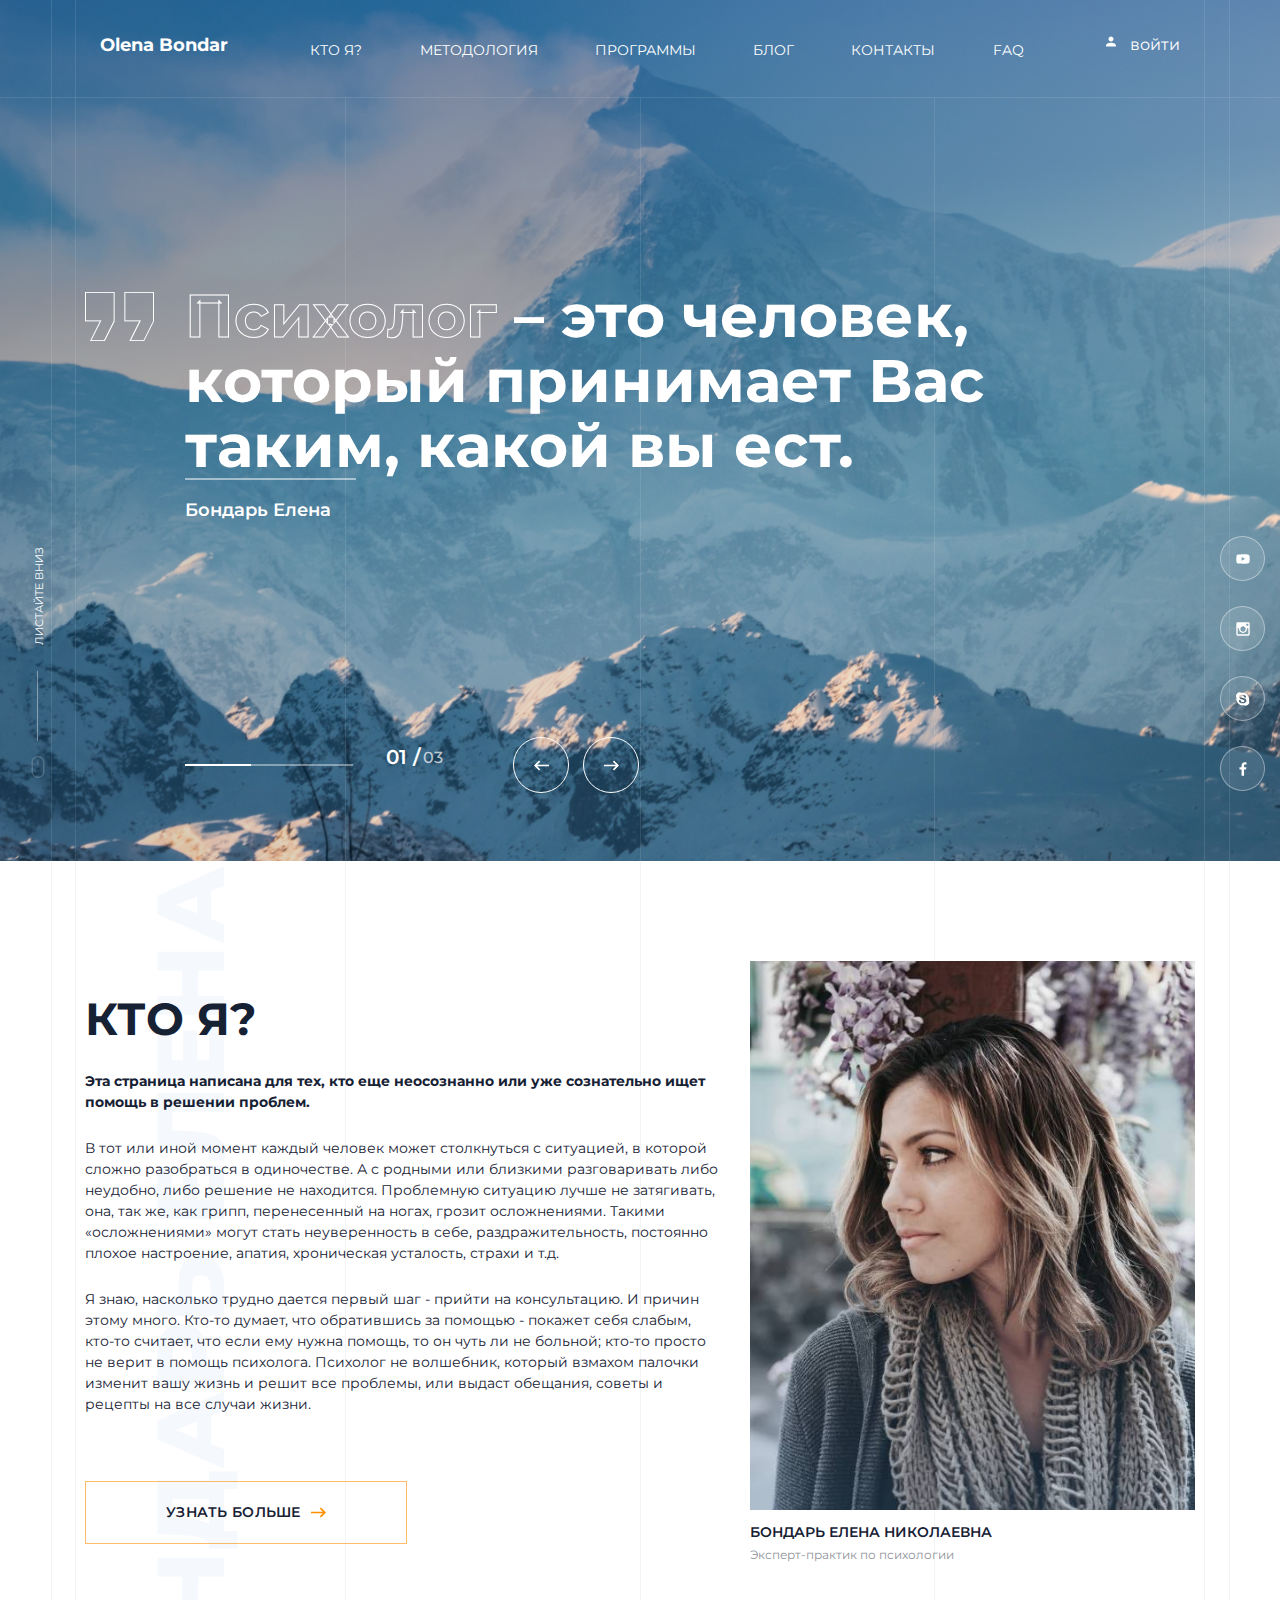
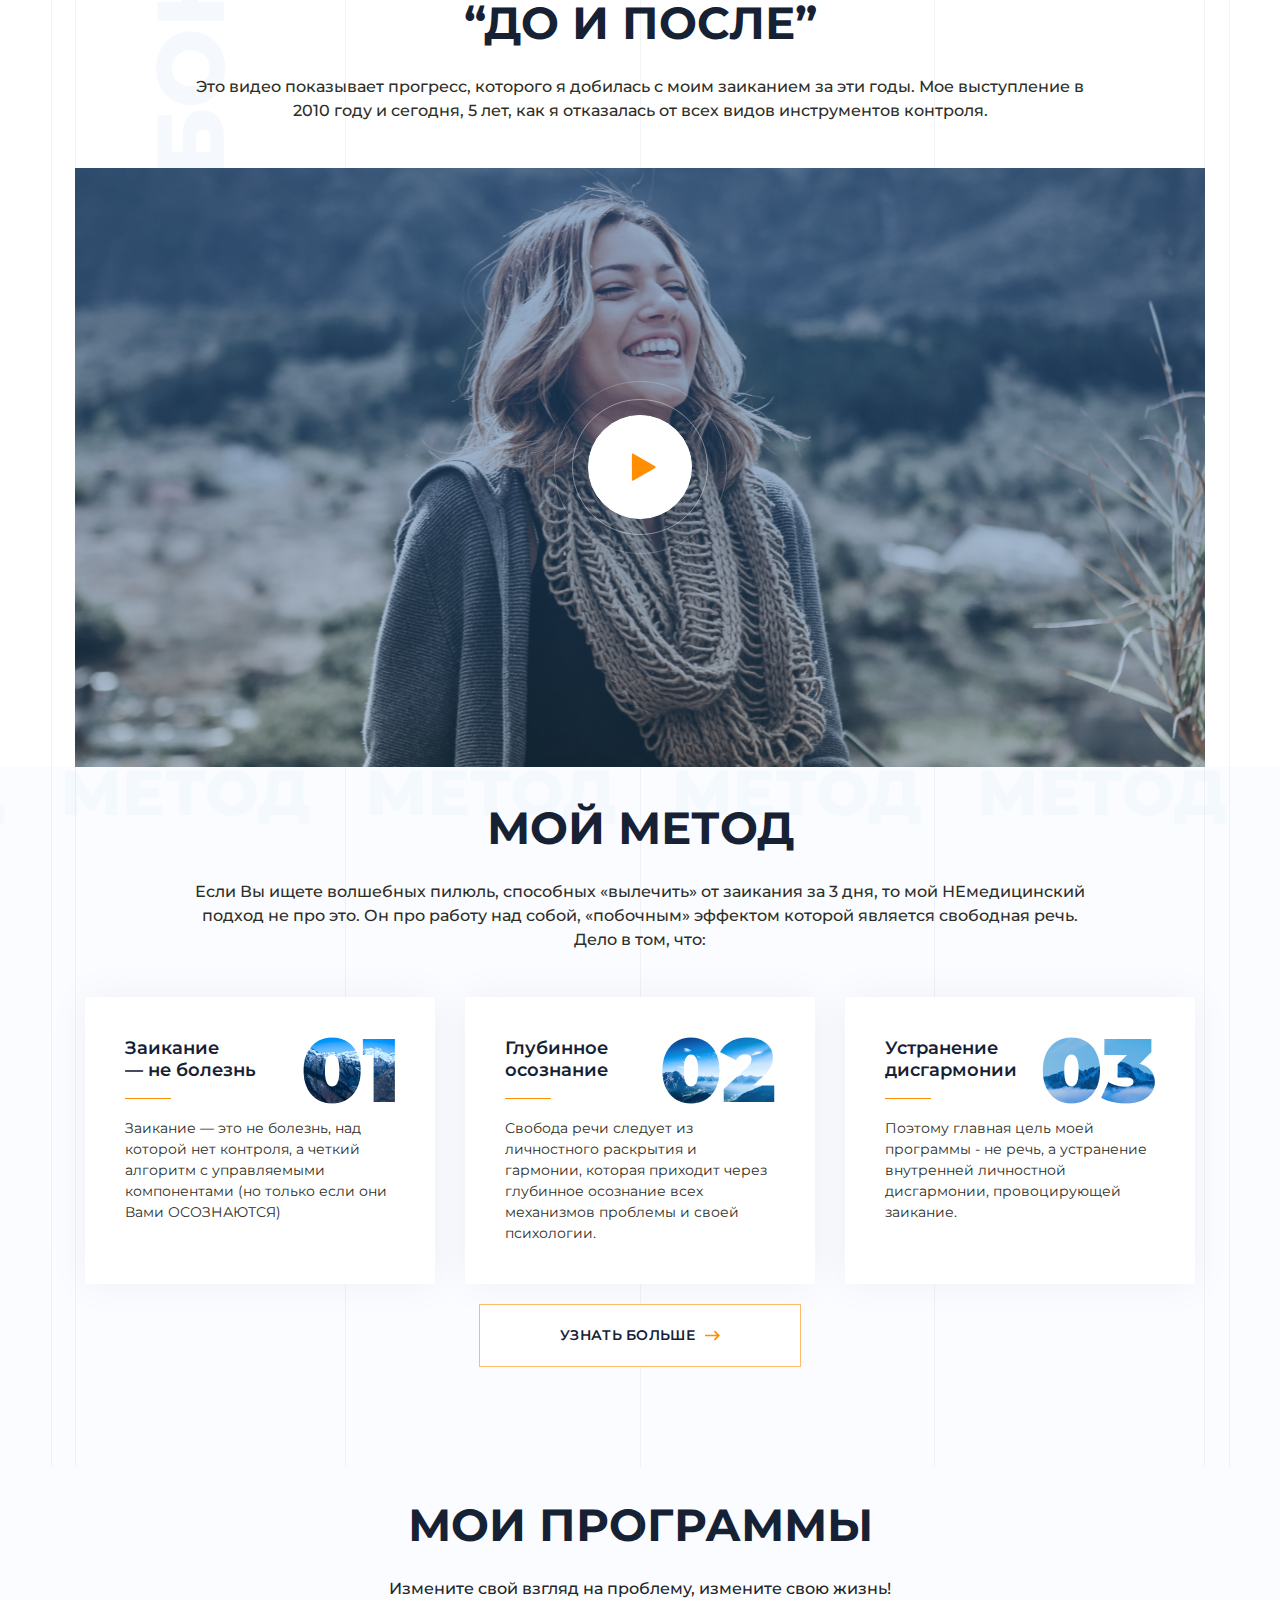
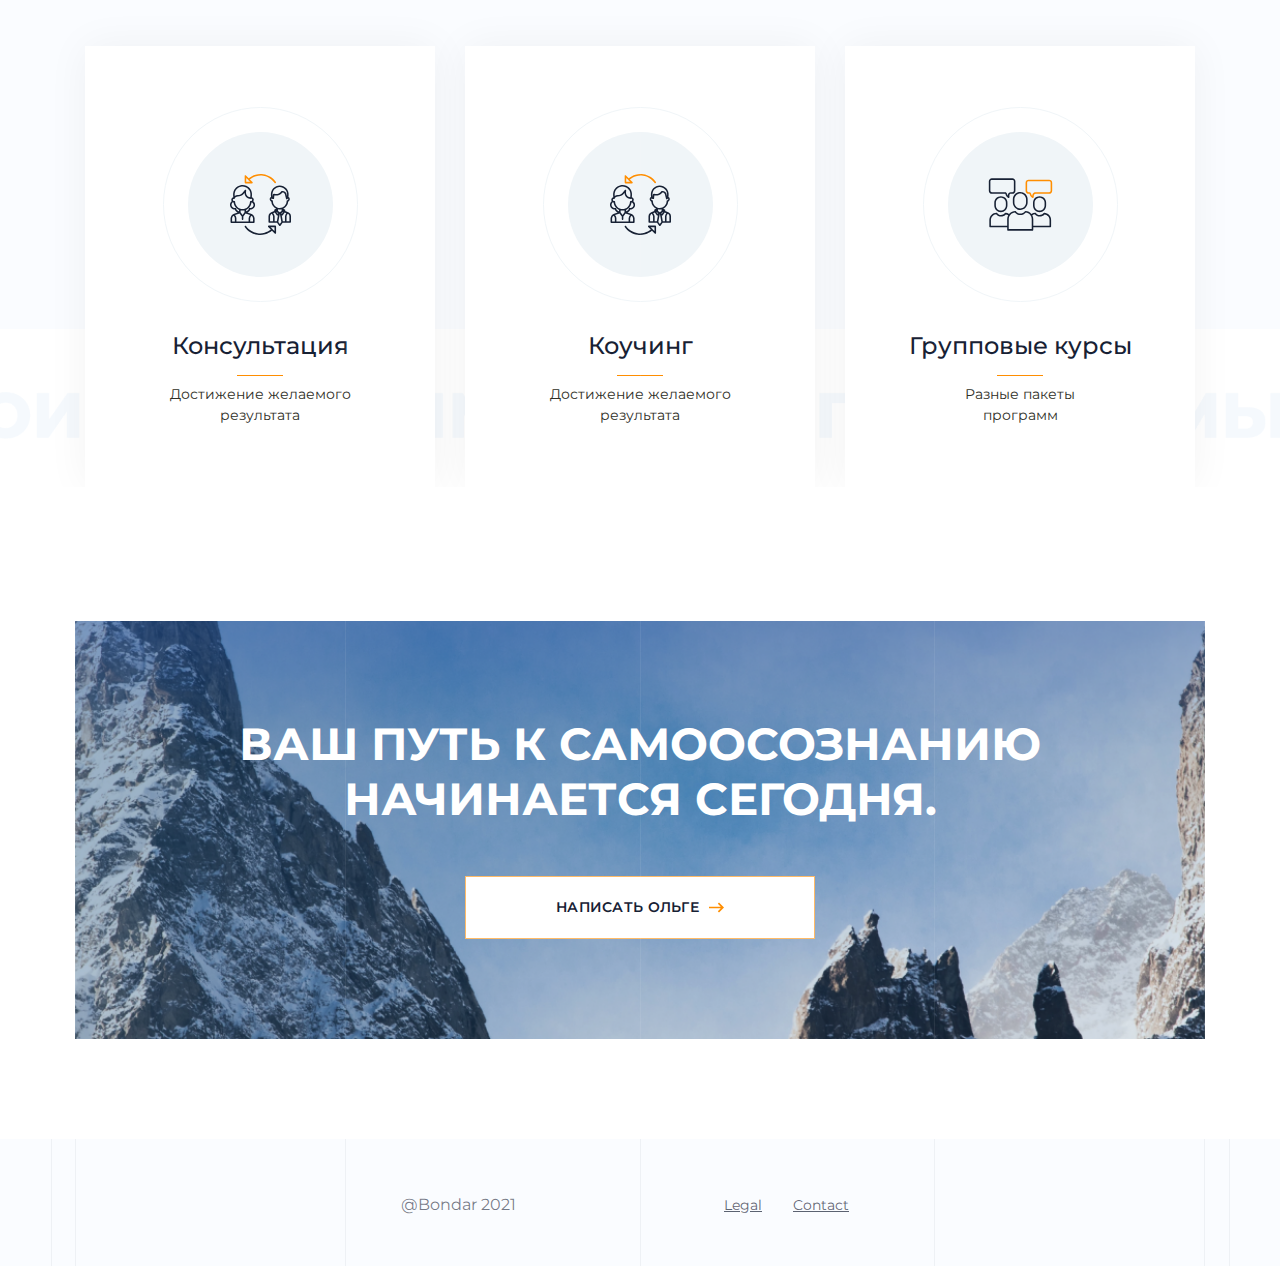
<file: index.html>
<!DOCTYPE html>
<html lang="en" xmlns="http://www.w3.org/1999/html">
<head>
    <meta charset="UTF-8">
    <title>Psychologist</title>
    <meta name="viewport" content="width=device-width,initial-scale=1,shrink-to-fit=no">

    <link rel="stylesheet" href="css/bootstrap-grid.css">
    <link rel="stylesheet" href="css/bootstrap-reboot.css">
    <link rel="stylesheet" href="css/bootstrap.css">
    <link rel="preconnect" href="https://fonts.googleapis.com">
    <link rel="preconnect" href="https://fonts.gstatic.com" crossorigin>
    <link href="https://fonts.googleapis.com/css2?family=Montserrat:wght@400;500;600;700;800&display=swap"
          rel="stylesheet">
    <link rel="stylesheet" href="css/style.css">
    <link rel="stylesheet" href="css/style_media.css">
</head>
<body>
<div>
    <div class="social social_fixed">
        <a class="social-btn whoI__social-btn" href="#">Ютуб
            <img class="social-img" src="image/whoI/YouTube.svg" alt="Ютуб"></a>
        <a class="social-btn whoI__social-btn" href="#">Інстаграм
            <img class="social-img" src="image/whoI/instagram.svg" alt="Інстаграм"></a>
        <a class="social-btn whoI__social-btn" href="#">Скайп
            <img class="social-img" src="image/whoI/skype.svg" alt="Скайп"></a>
        <a class="social-btn whoI__social-btn" href="#">Фейсбук
            <img class="social-img" src="image/whoI/facebook.svg" alt="Фейсбук"></a>
    </div>
</div>
<section class="wrapper">
    <div class="vertical-line vertical-line__one"></div>
    <div class="vertical-line vertical-line__two"></div>
    <div class="vertical-line vertical-line__three"></div>
    <div class="vertical-line vertical-line__four"></div>

    <header class="header">
        <a href="#" class="header__logo">Olena Bondar</a>

        <div class="header__container container">
            <nav class="menu__body">
                <ul class="menu__list">
                    <li><a href="02_StopMyShutter_about_me.html" class="menu__link">КТО Я?</a></li>
                    <li><a href="#" class="menu__link">методология</a></li>
                    <li><a href="#" class="menu__link">программы</a></li>
                    <li><a href="#" class="menu__link">блог</a></li>
                    <li><a href="#" class="menu__link">контакты</a></li>
                    <li><a href="#" class="menu__link">FAQ</a></li>
                </ul>
            </nav>
        </div>

        <a href="#" class="header-btn">войти</a>

        <div class="menu__icon icon-menu">
            <span></span>
            <span></span>
            <span></span>
        </div>
    </header>
    <div class="quote">
        <div class="vertical-line vertical-line__right"></div>
        <div class="vertical-line vertical-line__center"></div>
        <div class="vertical-line vertical-line__left"></div>

        <div class="quote__scroll_down">
            <p class="quote__scroll_down__text">листайте вниз</p>
            <div class="quote__scroll_down__line">
                <div class="scroll_down__line"></div>
                <img class="scroll_down__img" src="image/quote/mouse.svg" alt="mouse"/>
            </div>
        </div>
        <div class="quote__social social">
            <a class="social-btn quote__social-btn" href="#">Ютуб
                <img class="social-img" src="image/quote/YouTube.svg" alt="Ютуб"></a>
            <a class="social-btn quote__social-btn" href="#">Інстаграм
                <img class="social-img" src="image/quote/instagram.svg" alt="Інстаграм"></a>
            <a class="social-btn quote__social-btn" href="#">Скайп
                <img class="social-img" src="image/quote/skype.svg" alt="Скайп"></a>
            <a class="social-btn quote__social-btn" href="#">Фейсбук
                <img class="social-img" src="image/quote/facebook.svg" alt="Фейсбук"></a>
        </div>

        <div class=" container">
            <div class="quote__content">
                <h2 class="quote__title"><span class="quote__text">Психолог</span> – это человек, который
                    принимает
                    Вас таким, какой вы ест. </h2>
                <p class="quote__title__author">Бондарь Елена</p>
                <div class="quote__buttons round_page_buttons">
                    <div class="round_page_buttons__string">
                        <div class="line"></div>
                        <p class="active_page">01 /<span class="quote__under_title under_title ">03</span></p>
                        <!--                        <p class="quote__under_title under_title ">03</p>-->
                    </div>
                    <div class="round_page_buttons__button">
                        <button class="round_button btn_prev">
                            <svg width="15" height="11" viewBox="0 0 15 11" fill="none"
                                 xmlns="http://www.w3.org/2000/svg">
                                <path d="M15 4.68005V6.32068H3.20312L6.17188 9.32849L5 10.5004L0 5.50037L5 0.500366L6.17188 1.67224L3.20312 4.68005H15Z"
                                      fill="white"/>
                            </svg>
                        </button>
                        <button class="round_button btn_next">
                            <svg width="15" height="11" viewBox="0 0 15 11" fill="none"
                                 xmlns="http://www.w3.org/2000/svg">
                                <path d="M1.02107e-06 6.32056L1.1645e-06 4.67993L11.7969 4.67993L8.82813 1.67212L10 0.500244L15 5.50024L10 10.5002L8.82813 9.32837L11.7969 6.32056L1.02107e-06 6.32056Z"
                                      fill="white"/>
                            </svg>
                        </button>
                    </div>
                </div>
            </div>
        </div>
    </div>
</section>


<section class="whoI">
    <div class="vertical-line vertical-line__one"></div>
    <div class="vertical-line vertical-line__two"></div>
    <div class="vertical-line vertical-line__three"></div>
    <div class="vertical-line vertical-line__four"></div>
    <div class="vertical-line vertical-line__right"></div>
    <div class="vertical-line vertical-line__center"></div>
    <div class="vertical-line vertical-line__left"></div>
    <div class="whoI_container container">
        <div class="row">

            <div class="whoI__photo col-12 col-md-5 order-md-1">
                <img src="image/whoI/photo.jpg" alt="photo"/>
                <p class="initials">Бондарь Елена Николаевна</p>
                <p class="job">Эксперт-практик по психологии</p>
            </div>

            <div class="whoI_info col-12 col-md-7">
                <h3 class="title">Кто я?</h3>
                <p class="whoI_info__text"><b>Эта страница написана для тех, кто еще неосознанно или уже сознательно
                    ищет
                    помощь в решении проблем.</b></p>
                <p class="whoI_info__text">В тот или иной момент каждый человек может столкнуться с ситуацией, в которой
                    сложно разобраться в одиночестве. А с родными или близкими разговаривать либо неудобно, либо решение
                    не
                    находится. Проблемную ситуацию лучше не затягивать, она, так же, как грипп, перенесенный на ногах,
                    грозит осложнениями. Такими «осложнениями» могут стать неуверенность в себе, раздражительность,
                    постоянно плохое настроение, апатия, хроническая усталость, страхи и т.д.</p>
                <p class="whoI_info__text">Я знаю, насколько трудно дается первый шаг - прийти на консультацию. И причин
                    этому много. Кто-то думает, что обратившись за помощью - покажет себя слабым, кто-то считает, что
                    если
                    ему нужна помощь, то он чуть ли не больной; кто-то просто не верит в помощь психолога. Психолог не
                    волшебник, который взмахом палочки изменит вашу жизнь и решит все проблемы, или выдаст обещания,
                    советы
                    и рецепты на все случаи жизни.</p>
                <!--                <div>-->
                <!--                    <a class="btn learn_more__btn" href="#">узнать больше</a>-->
                <!--                </div>-->

                <button class="whoI__button-img button-img">
                    <a class="button-img__text" href="#">узнать больше</a>
                    <img class="button-img__glass-white" src="image/whoI/next.svg" alt="next">
                    <img class="button-img__glass-orange" src="image/quote/next.svg" alt="next">
                </button>
            </div>
        </div>
    </div>
</section>

<section class="progress">
    <div class="vertical-line vertical-line__one"></div>
    <div class="vertical-line vertical-line__two"></div>
    <div class="vertical-line vertical-line__three"></div>
    <div class="vertical-line vertical-line__four"></div>
    <div class="vertical-line vertical-line__right"></div>
    <div class="vertical-line vertical-line__center"></div>
    <div class="vertical-line vertical-line__left"></div>

    <p class="name-psychologist__height biggest_text">Бондарь Елена Николаевна</p>

    <div class="progress__container container">
        <div class="progress__text">
            <h3 class="title">“до и после”</h3>
            <p class="progress__under_title under_title">Это видео показывает прогресс, которого я добилась с моим
                заиканием за эти годы. Мое
                выступление в 2010 году и сегодня, 5 лет, как я отказалась от всех видов инструментов контроля. </p>
        </div>
    </div>
    <div class="progress__player">
        <button class="player_btn round_button">
            <svg class="progress__player-svg" width="25" height="28" viewBox="0 0 25 28" fill="none"
                 xmlns="http://www.w3.org/2000/svg">
                <path d="M24.1016 13.2595C24.7682 13.6444 24.7682 14.6067 24.1016 14.9916L2.38728 27.5283C1.72061 27.9132 0.887278 27.4321 0.887278 26.6623L0.887279 1.5888C0.887279 0.818995 1.72061 0.337868 2.38728 0.722768L24.1016 13.2595Z"
                      fill="#FF8E01"/>
            </svg>
        </button>
    </div>

</section>

<section class="my_method">
    <div class="my_method__method">
        <img src="image/myMethod/myMethod.png" alt="my method">
    </div>
    <div class="vertical-line vertical-line__one"></div>
    <div class="vertical-line vertical-line__two"></div>
    <div class="vertical-line vertical-line__three"></div>
    <div class="vertical-line vertical-line__four"></div>
    <div class="vertical-line vertical-line__right"></div>
    <div class="vertical-line vertical-line__center"></div>
    <div class="vertical-line vertical-line__left"></div>

    <!--    <ul class="my_method__method biggest_text">-->
    <!--        <li>метод</li>-->
    <!--        <li>метод</li>-->
    <!--        <li>метод</li>-->
    <!--        <li>метод</li>-->
    <!--    </ul>-->

    <div class="my_method__container container">
        <div class="progress__text">
            <h3 class="title">мой метод</h3>
            <p class="progress__under_title under_title">Если Вы ищете волшебных пилюль, способных «вылечить» от
                заикания за 3 дня, то мой НЕмедицинский подход не про это. Он про работу над собой, «побочным» эффектом
                которой является свободная речь.
                Дело в том, что:
            </p>
        </div>
        <div class="my_method__approaches row">
            <div class="my_method__approaches_column col-12 col-sm-6 col-md-4">
                <div class="my_method__approaches_item item">
                    <div class="approaches_top">
                        <h4 class="add_indent title_methods approaches_title">Заикание <br> — не болезнь</h4>
                        <img class="approaches_img" src="image/myMethod/01.jpg" alt="">
                    </div>
                    <p class="approaches_text">
                        Заикание — это не болезнь, над которой нет контроля, а четкий алгоритм с управляемыми
                        компонентами
                        (но только если они Вами ОСОЗНАЮТСЯ)
                    </p>
                </div>
            </div>
            <div class="my_method__approaches_column col-12 col-sm-6 col-md-4">
                <div class="my_method__approaches_item item">
                    <div class="approaches_top">
                        <h4 class="title_methods approaches_title">Глубинное <br> осознание</h4>
                        <img class="approaches_img" src="image/myMethod/02.jpg" alt="">
                    </div>
                    <p class="approaches_text">
                        Свобода речи следует из личностного раскрытия и гармонии, которая приходит через глубинное
                        осознание всех механизмов проблемы и своей психологии.
                    </p>
                </div>
            </div>
            <div class="my_method__approaches_column col-12 col-sm-6 col-md-4">
                <div class="my_method__approaches_item item">
                    <div class="approaches_top">
                        <h4 class="title_methods approaches_title">Устранение <br> дисгармонии</h4>
                        <img class="approaches_img" src="image/myMethod/03.png" alt="">
                    </div>
                    <p class="approaches_text">
                        Поэтому главная цель моей программы - не речь, а устранение внутренней личностной дисгармонии,
                        провоцирующей заикание.
                    </p>
                </div>
            </div>
        </div>
        <!--        <a class="my_method__btn btn" href="#">узнать больше</a>-->
        <div class="wrapper-button-img">
            <button class="my_method__button-img button-img">
                <a class="button-img__text" href="#">узнать больше</a>
                <img class="button-img__glass-white" src="image/whoI/next.svg" alt="next">
                <img class="button-img__glass-orange" src="image/quote/next.svg" alt="next">
            </button>
        </div>
    </div>
</section>

<section class="my_programs">
    <div class="my_programs__method">
        <img src="image/myPrograms/myPrograms.png" alt="my programs">
    </div>
    <div class="vertical-line vertical-line__one"></div>
    <div class="vertical-line vertical-line__two"></div>
    <div class="vertical-line vertical-line__three"></div>
    <div class="vertical-line vertical-line__four"></div>
    <div class="vertical-line vertical-line__right"></div>
    <div class="vertical-line vertical-line__center"></div>
    <div class="vertical-line vertical-line__left"></div>

    <div class="my_programs_container container">
        <div class="progress__text">
            <h3 class="my_programs__title title">мои программы</h3>
            <p class="my_programs__under_title under_title">Измените свой взгляд на проблему, измените свою жизнь!
            </p>
        </div>
        <div class="my_programs__row row">
            <div class="my_programs__col col-12 col-sm-6 col-md-4">
                <div class="my_programs__approaches_item">
                    <div class="my_programs__item-active ">
                        <div class="image_radius-background">
                            <img class="my_programs__icon" src="image/myPrograms/consultation.svg"
                                 alt="consultation icon">
                            <div class="radius-background"></div>
                        </div>
                        <h4 class="my_programs__title-methods">Консультация</h4>
                        <p class="my_programs__text approaches_text">
                            60 минут, которые изменят Вашу жизнь. На протяжение часа у Вас будет возможность задать весь
                            пул
                            волнующих вопросов: как о самой природе заикания, так и о жизни с этим недостатком.
                        </p>
                        <!--                        <a class="my_programs__btn btn" href="#">узнать больше</a>-->
                        <button class="my_programs__button-img button-img">
                            <a class="button-img__text" href="#">узнать больше</a>
                            <img class="button-img__glass-white" src="image/whoI/next.svg" alt="next">
                            <img class="button-img__glass-orange" src="image/quote/next.svg" alt="next">
                        </button>
                    </div>
                    <img src="image/myPrograms/coaching-icon.svg" alt="coaching icon"/>
                    <h4 class="approaches_column_title approaches_title">Консультация</h4>
                    <p class="my_programs__text-advantage approaches_text">
                        Достижение желаемого результата
                    </p>
                </div>
            </div>

            <div class="my_programs__col col-12 col-sm-6 col-md-4">
                <div class="my_programs__approaches_item">
                    <div class="my_programs__item-active">
                        <div class="image_radius-background">
                            <img class="my_programs__icon" src="image/myPrograms/coaching_white.svg"
                                 alt="consultation icon">
                            <div class="radius-background"></div>
                        </div>
                        <h4 class="my_programs__title-methods">Коучинг</h4>
                        <p class="my_programs__text approaches_text">
                            60 минут, которые изменят Вашу жизнь. На протяжение часа у Вас будет возможность задать весь
                            пул
                            волнующих вопросов: как о самой природе заикания, так и о жизни с этим недостатком.
                        </p>
                        <!--                        <a class="my_programs__btn btn" href="#">узнать больше</a>-->
                        <button class="my_programs__button-img button-img">
                            <a class="button-img__text" href="#">узнать больше</a>
                            <img class="button-img__glass-white" src="image/whoI/next.svg" alt="next">
                            <img class="button-img__glass-orange" src="image/quote/next.svg" alt="next">
                        </button>
                    </div>
                    <img src="image/myPrograms/coaching-icon.svg" alt="coaching icon"/>
                    <h4 class="approaches_column_title approaches_title">Коучинг</h4>
                    <p class="my_programs__text-advantage approaches_text">
                        Достижение желаемого результата
                    </p>
                </div>
            </div>

            <div class="my_programs__col col-12 col-sm-6 col-md-4">
                <div class="my_programs__approaches_item">
                    <div class="my_programs__item-active">
                        <div class="image_radius-background">
                            <img class="my_programs__icon" src="image/myPrograms/GroupCourses_white.svg"
                                 alt="consultation icon">
                            <div class="radius-background"></div>
                        </div>

                        <h4 class="my_programs__title-methods">Групповые курсы</h4>
                        <p class="my_programs__text approaches_text">
                            60 минут, которые изменят Вашу жизнь. На протяжение часа у Вас будет возможность задать весь
                            пул
                            волнующих вопросов: как о самой природе заикания, так и о жизни с этим недостатком.
                        </p>
                        <!--                        <a class="my_programs__btn btn" href="#">узнать больше</a>-->
                        <button class="my_programs__button-img button-img">
                            <a class="button-img__text" href="#">узнать больше</a>
                            <img class="button-img__glass-white glass-white" src="image/whoI/next.svg" alt="next">
                            <img class="button-img__glass-orange glass-orange" src="image/quote/next.svg" alt="next">
                        </button>

                    </div>
                    <img src="image/myPrograms/GroupCourses-icon.svg" alt="coaching icon"/>
                    <h4 class="approaches_column_title approaches_title">Групповые курсы</h4>
                    <p class="my_programs__text-advantage approaches_text">
                        Разные пакеты <br> программ
                    </p>
                </div>
            </div>
        </div>
    </div>

    <!--    <ul class="my_programs__method  my_method__method biggest_text ">-->
    <!--        <li class="col">Мои программы</li>-->
    <!--        <li class="col">Мои программы</li>-->
    <!--    </ul>-->
</section>

<section class="road">
    <div class="vertical-line vertical-line__one"></div>
    <div class="vertical-line vertical-line__two"></div>
    <div class="vertical-line vertical-line__three"></div>
    <div class="vertical-line vertical-line__four"></div>
    <div class="vertical-line vertical-line__right"></div>
    <div class="vertical-line vertical-line__center"></div>
    <div class="vertical-line vertical-line__left"></div>

    <!--    <ul class="road__method my_method__method biggest_text">-->
    <!--        <li>Мои программы</li>-->
    <!--        <li>Мои программы</li>-->
    <!--    </ul>-->

    <div class="road__content">
        <div class="road_container container">
            <h3 class="road__title title">Ваш путь к самоосознанию начинается сегодня. </h3>
            <!--            <a class="road__btn btn" href="#">Написать Ольге</a>-->
            <button class="road__button-img button-img">
                <a class="button-img__text" href="#">Написать Ольге</a>
                <img class="button-img__glass-white" src="image/whoI/next.svg" alt="next">
                <img class="button-img__glass-orange" src="image/quote/next.svg" alt="next">
            </button>
        </div>
    </div>
</section>

<footer class="footer">
    <div class="vertical-line vertical-line__one"></div>
    <div class="vertical-line vertical-line__two"></div>
    <div class="vertical-line vertical-line__three"></div>
    <div class="vertical-line vertical-line__four"></div>
    <div class="vertical-line vertical-line__right"></div>
    <div class="vertical-line vertical-line__center"></div>
    <div class="vertical-line vertical-line__left"></div>

    <div class="footer_container container">
        <div class="footer__content">
            <span class="email">@Bondar 2021</span>
        </div>
        <div class="footer__content">
            <ul class="info_contact">
                <li class="info_contact__item">
                    <a class="info_contact__link" href="#">Legal</a>
                </li>
                <li class="info_contact__item">
                    <a class="info_contact__link" href="#">Contact</a>
                </li>
            </ul>
        </div>
    </div>
</footer>

<div class="modal-content">
    <button class="modal-content-close" type="button" title="Закрити">
        Закрити
    </button>
    <h2 class="modal-content-title approaches_title">Вход</h2>
    <form class="login-form" action="https://echo.htmlacademy.ru" method="post">
        <input class="icon-email" type="text" name="login" placeholder="E-mail">
        <input class="icon-password" type="password" name="password" placeholder="Пароль">
        <div class="remember">
            <label class="login-checkbox">
                <input type="checkbox" name="remember">
                <span class="checkbox-indicator"></span>
                Запомнить меня
            </label>
            <a class="restore" href="#">Забыли пароль?</a>
        </div>
        <button class="exit__btn learn_more_link__btn" type="submit">
            Войти
        </button>
        <div class="registration">
            <span class="registration_text">У вас нет аккаунта?</span>
            <a class="registration__link" href="#">Регистрация</a>
        </div>
    </form>
</div>

<div class="modal-content-registration">
    <button class="modal-content-close" type="button" title="Закрити">
        Закрити
    </button>
    <h2 class="modal-content-title approaches_title">Регистрация</h2>
    <form class="login-form" action="https://echo.htmlacademy.ru" method="post">
        <input class="icon-user" type="text" name="name" placeholder="Имя">
        <input class="icon-email" type="text" name="login" placeholder="E-mail">
        <input class="icon-password" type="password" name="password" placeholder="Пароль">
        <button class="exit__btn registration__exit__btn learn_more_link__btn" type="submit">
            зарегистрироваться
        </button>
        <div class="remember">
            <label class="login-checkbox registration-login-checkbox">
                <input type="checkbox" name="remember">
                <span class="checkbox-indicator registration-checkbox-indicator"></span>
                <span class="capital_letter">О</span>ТПРАВЛЯЯ ДАННУЮ ФОРМУ, ВЫ СОГЛАШАЕТЕСЬ НА ОБРАБОТКУ ПЕРСОНАЛЬНЫХ
                ДАННЫХ
            </label>
        </div>
    </form>
</div>

<script src="script.js"></script>
</body>
</html>
</file>
<file: css/style.css>
/**{*/
/*    color: red;*/
/*    border: 2px solid red;*/
/*}*/
body, html {
    margin: 0;
    font-family: 'Montserrat', sans-serif;
}

a {
    text-decoration: none;
}

img {
    max-width: 100%;
}

.button-img {
    text-align: center;
    background: #FFFFFF;
    /*margin: 50px auto 0;*/
    /*width: 30%;*/
    padding: 20px 80px;
    border: 1px solid rgba(255, 142, 1, 0.6);
    display: flex;
    align-items: center;
    justify-content: space-between;
}

.button-img:hover {
    background: #ff8e01;
    color: #FFFFFF;
}

.button-img:hover .button-img__text {
    color: #FFFFFF;
    text-decoration: none;
}

.button-img__text {
    font-weight: 600;
    font-size: 14px;
    line-height: 21px;
    letter-spacing: 0.02em;
    text-transform: uppercase;
    color: #172134;
}

.button-img__glass-orange {
    display: none;
}

.button-img:hover .button-img__glass-white {
    display: none;
}

.button-img:hover .button-img__glass-orange {
    display: block;
}

/*==============HEADER=============*/
.wrapper {
    position: relative;
    color: #FFFFFF;
    background: #1746d2 url("../image/MountainsHomePage.png") 50%/cover no-repeat;
    z-index: 6;
}

.vertical-line {
    position: absolute;
    height: 100%;
    width: 1px;
}

.vertical-line__one {
    top: 0;
    left: 75px;
}

.vertical-line__two {
    top: 0;
    left: calc((100% - 1179px) / 2);;
}

.vertical-line__three {
    background-color: green;
    top: 0;
    right: calc((100% - 1179px) / 2);
}

.vertical-line__four {
    top: 0;
    right: 75px;
}

.vertical-line__right {
    top: 0;
    left: calc((100% - 1179px) / 2 + (1179px / 4));
}

.vertical-line__center {
    top: 0;
    left: 0;
    right: 0;
    margin: auto;
}

.vertical-line__left {
    top: 0;
    right: calc((100% - 1179px) / 2 + (1179px / 4));
}

.wrapper .vertical-line {
    background: #FFFFFF;
    opacity: 0.1;
}

.whoI .vertical-line,
.progress .vertical-line,
.my_method .vertical-line,
.footer .vertical-line {
    background: #172134;
    opacity: 0.05;
}

.my_programs .vertical-line,
.road .vertical-line {
    background: #FFFFFF;
    opacity: 0.07;
}

.my_programs .vertical-line {
    z-index: 2;
}

[class*='vertical-line'] {
    /*display: none;*/
}

.wrapper a {
    color: #FFFFFF;
}

.header {
    border-bottom: 1px solid rgba(255, 255, 255, 0.1);
    padding: 33px 182px 30px;
    display: flex;
    justify-content: space-between;
    align-items: center;
}

.header__logo {
    font-weight: bold;
    font-size: 18px;
    line-height: 24px;
    white-space: nowrap;
}

.menu__body {
    margin: 0 20px;
    flex: 1 1 100%;
}

.menu__list {
    display: flex;
    align-items: center;
    justify-content: space-evenly;
    flex-wrap: wrap;
    padding: 0;
    margin: 0;
}

.menu__list li {
    list-style-type: none;
    white-space: nowrap;
    margin: 0 10px;
}

.menu__link {
    font-size: 14px;
    line-height: 24px;
    text-transform: uppercase;
}

.header-btn {
    padding-left: 24px;
    position: relative;
}

.header-btn::before {
    content: "";
    position: absolute;
    top: 3px;
    left: 0;
    width: 10px;
    height: 24px;
    background: transparent url(../image/iconExit.svg) no-repeat;
}

/*=================================*/
.quote {
    position: relative;
    display: flex;
    justify-content: space-between;
    padding: 185px 0 68px;
}

/*.quote__container{*/
/*    padding-left: 100px;*/
/*    padding-right: 100px;*/
/*}*/
.quote__scroll_down {
    position: absolute;
    bottom: 0;
    left: 0;
    display: flex;
    flex-direction: column;
    align-items: center;
    width: 75px;
    padding-bottom: 100px;
}

.container {
    /*position: relative;*/
    /*z-index: 1;*/
    /*width: 1179px;*/
    /*max-width: 100%;*/
    /*margin: auto;*/
}

.quote__scroll_down__line {
    height: 70px;
    width: 1px;
    background: #FFFFFF;
    opacity: 0.4;
    margin-bottom: 20px;
}

.quote__scroll_down__text {
    font-weight: normal;
    font-size: 11px;
    line-height: 13px;
    text-transform: uppercase;
    transform: rotate(-90deg) translateY(50px);
    transform-origin: left;
    margin-bottom: 20px;
    white-space: nowrap;
}

.quote__scroll_down__line {
    position: relative;
}

.scroll_down__img {
    position: absolute;
    bottom: -37px;
    left: -10px;
    max-width: initial;
}

.quote__content {
    padding-left: 100px;
    padding-right: 100px;
}

.quote__title {
    position: relative;
    font-style: normal;
    font-weight: bold;
    font-size: 60px;
    line-height: 65px;
    margin: 0;
}

.quote__text {
    color: transparent;
    -webkit-text-stroke: 1px #FFFFFF;
}

.quote__title::before {
    content: "";
    position: absolute;
    top: 9px;
    left: -100px;
    width: 69px;
    height: 49px;
    background: transparent url(../image/quote/quotes.png) no-repeat center;
}

.quote__title__author {
    display: table;
    padding-top: 18px;
    padding-right: 25px;
    font-weight: 600;
    font-size: 18px;
    line-height: 24px;
    border-top: 2px solid rgba(255, 255, 255, .5);
    margin-bottom: 215px;
}

.quote__buttons {
    display: flex;
    align-items: center;
    flex-wrap: wrap;
}

.round_page_buttons__string {
    display: flex;
    align-items: center;
}

.line {
    position: relative;
    height: 2px;
    width: 168px;
    background: rgba(255, 255, 255, 0.4);
    margin-right: 33px;
}

.line::before {
    content: "";
    position: absolute;
    top: 0;
    left: 0;
    background: rgba(255, 255, 255, 1);
    width: 66px;
    height: 2px;
}

.active_page {
    font-weight: 600;
    font-size: 20px;
    line-height: 24px;
    text-transform: uppercase;
    align-items: center;
    display: flex;
}

/*=============Загальний стиль тексту під заголовком============*/
.btn {
    position: relative;
    display: block;
    font-weight: 600;
    font-size: 14px;
    line-height: 21px;
    letter-spacing: 0.02em;
    text-transform: uppercase;
    color: #172134;
    padding: 20px 56px;
    border: 1px solid rgba(255, 142, 1, 0.6);
}

.btn::before {
    content: "";
    position: absolute;
    top: 0;
    bottom: 0;
    margin: auto;
    right: 65px;
    width: 15px;
    height: 13px;
    background: transparent url(../image/whoI/next.svg) no-repeat;
}

.btn:hover {
    background: #ff8e01;
    color: #FFFFFF;
}

.btn:hover.btn::before {
    background: transparent url(../image/quote/next.svg) no-repeat;
}

.under_title {
    font-weight: 500;
    font-size: 16px;
    line-height: 24px;
}

/*=============Загальний стиль тексту ============*/
/*==============================================================*/
.quote__under_title {
    margin-left: 3px;
    margin-right: 70px;
    padding-top: 1px;
    color: rgba(255, 255, 255, .7);
    text-transform: uppercase;
}

.biggest_text {
    white-space: nowrap;
    text-transform: uppercase;
    font-weight: 800;
    font-size: 95px;
    line-height: 116px;
    color: #F3F8FD;
    opacity: 0.8;
}

.round_button {
    border-radius: 50%;
    cursor: pointer;
}

.btn_prev,
.btn_next {
    height: 56px;
    width: 56px;
    margin-right: 10px;

    text-transform: uppercase;
    background: transparent;
    border: 1px solid #FFFFFF;
}

.btn_next:last-child {
    margin-right: 0;
}

.social-btn {
    font-size: 0;
}

.social {
    padding: 0 15px;
    position: absolute;
    right: 0;
    bottom: 0;
}

.quote__social {
    padding-bottom: 70px;
}

.social_fixed {
    position: fixed;
    z-index: 5;
    top: 0;
    display: flex;
    flex-direction: column;
    justify-content: center;
}

.social-btn {
    position: relative;
    display: flex;
    align-items: center;
    justify-content: center;
    text-decoration: none;
    border-radius: 50%;
    height: 45px;
    width: 45px;
    margin-bottom: 25px;
}

.quote__social-btn {
    background: rgba(255, 255, 255, 0.1);
    border: 1px solid rgba(255, 255, 255, 0.4);
}

.social-btn:last-child {
    margin-bottom: 0;
}

/*=============================================*/

.whoI {
    position: relative;
    padding-top: 100px;
    /*background: #FFFFFF;*/
    /*z-index: 4;*/
}

.whoI_info {
    z-index: 1;
}

.title {
    padding: 30px 0 25px 0;
    margin: 0;
    font-weight: bold;
    font-size: 45px;
    line-height: 55px;
    text-transform: uppercase;
    color: #172134;
}

.whoI_info__text {
    color: #172134;
    margin-bottom: 25px;
    font-size: 14px;
    line-height: 21px;
}

.whoI_info__text:last-of-type {
    margin-bottom: 66px;
}

.learn_more__btn {
    width: 45%;
    filter: drop-shadow(0px 30px 80px rgba(41, 87, 182, 0.3));
}

.whoI__button-img {
    margin-top: 66px;
    background: transparent;
    /*text-align: start;*/
}

.button-img__glass-white, .button-img__glass-orange {
    margin-left: 10px;
}

.learn_more__btn::before {
    right: 40px;
}

.whoI__social-btn {
    background: rgba(23, 33, 52, 0.05);
    border: 1px solid rgba(23, 33, 52, 0.1);
}

.social.social-img {
    background: rgba(23, 33, 52, 0.55);
}

.whoI__photo {
    /*flex: 0 0 41.666667%;*/
    /*max-width: 41.666667%;*/
    z-index: 1;
}

.initials {
    margin: 12px 0 1px 0;
    font-weight: 600;
    font-size: 14px;
    line-height: 21px;
    text-transform: uppercase;
    color: #172134;
}

.job {
    margin: 0;
    font-weight: normal;
    font-size: 12px;
    line-height: 21px;
    color: #172134;
    opacity: 0.5;
}

.whoI .social {
    /*top: 0;*/
    /*display: flex;*/
    /*flex-direction: column;*/
    /*justify-content: center;*/
    /*padding-bottom: 0;*/
}

/*=============================================*/
.progress {
    position: relative;
    background: #FFFFFF;
    height: 100%;
    flex-direction: column;
    overflow: visible;
}

.progress__container {
    position: relative;
}

.name-psychologist__height {
    position: absolute;
    padding: 132px 0 0 0;
    transform: rotate(-90deg) translateY(115px) translateX(-89px);
    transform-origin: left;
    margin: 0 0 0 9px;
}

.progress__text {
    text-align: center;
    margin-bottom: 45px;
}

.progress__under_title {
    color: #2E2E26;
    padding: 0 110px;
    margin: 0;
}

.progress__player {
    position: relative;
    display: flex;
    align-items: center;
    justify-content: center;
    height: 599px;
    max-height: 100%;
    margin: 0 75px;
    background: #1746d2 url("../image/progress/backgroundPlayer.png") 50%/cover no-repeat;
}

.player_btn {
    width: 104px;
    height: 104px;
    background: #FFFFFF;
    border: 1px solid #FFFFFF;
    cursor: pointer;
    transition: background 0.5s ease;
}

.player_btn:hover {
    width: 150px;
    height: 150px;
    background: #FF8E01;
    border: 1px solid #FF8E01;
}

.progress__player-svg {
    transition: fill .5s ease;
}

.player_btn:hover .progress__player-svg path {
    fill: #FFFFFF;
    width: 28px;
    height: 31px;
}

.player_btn::before {
    content: "";
    display: block;
    top: 0;
    bottom: 0;
    left: -50%;
    right: -50%;
    margin: auto;
    position: absolute;
    width: 173px;
    height: 173px;
    border-radius: 50%;
    opacity: 0.2;

    border: 1px solid #FFFFFF;
    transition: width 0.5s ease, height .5s ease;
}

.player_btn:hover::before {
    width: 250px;
    height: 250px;
    border: 2px solid #FFFFFF;
}

.player_btn::after {
    content: "";
    display: block;
    top: 0;
    bottom: 0;
    left: -50%;
    right: -50%;
    margin: auto;
    position: absolute;
    width: 136px;
    height: 136px;
    border-radius: 50%;
    opacity: 0.4;
    border: 1px solid #FFFFFF;
    transition: width 0.5s ease, height .5s ease;
}

.player_btn:hover::after {
    width: 200px;
    height: 200px;
    border: 2px solid #FFFFFF;
}

.progress__player-svg {
    margin-left: 7px;
}

/*======================================*/
.my_method__container {
    position: relative;
}

.my_method {
    position: relative;
    padding-top: 3px;
    padding-bottom: 100px;
    background: #FAFCFF;
}

.my_method__method {
    position: absolute;
    width: 100%;
    /*position: absolute;*/
    /*top: 0;*/
    /*left: 0;*/
    /*right: 0;*/
    /*margin: 6px 75px 0;*/
    /*list-style-type: none;*/
    /*display: flex;*/
    /*justify-content: space-between;*/
    /*flex-wrap: wrap;*/
    /*padding-left: 10px;*/
}

.my_method__approaches_column {
    margin-bottom: 20px;
}

.item {
    height: 100%;
}

.my_method__approaches_item {
    padding: 40px;
    background: #FFFFFF;
    box-shadow: 0 0 40px rgba(0, 0, 0, 0.05);
}

.approaches_top {
    display: flex;
    justify-content: space-between;
    flex-wrap: wrap;
}

.my_method__button-img {
    margin: 0 auto;
}

/*===========Загальний стиль заголовка методів==============*/
.title_methods {
    font-weight: 600;
    font-size: 18px;
    line-height: 22px;
}

.approaches_title {
    position: relative;
    padding-bottom: 18px;
    margin: 0 0 19px 0;
    color: #172134;
}

.add_indent {
    margin-right: 21px;
}

.approaches_title::before {
    right: auto;
}

.approaches_title::before {
    content: "";
    position: absolute;
    bottom: 0;
    left: 0;
    margin: auto;
    width: 46px;
    height: 1px;
    background: #FF8E01;
}

.approaches_img {
    height: 100%;
}

.approaches_text {
    margin-bottom: 0;
    font-weight: normal;
    font-size: 14px;
    line-height: 21px;

    color: #2E2E26;
}

.my_method__btn {
    background: #FFFFFF;
    margin: 55px auto 0;
    width: 25%;
}

.my_method__btn::before {
    right: 40px;
}

/*============================================*/
.my_programs {
    position: relative;
    background: #FAFCFF;
}

.my_programs_container {
    z-index: 3;
}

.my_programs__under_title {
    margin: 0;
}

.my_programs {
    position: relative;
}

.my_programs__method {
    position: absolute;
    width: 100%;
    left: 0;
    bottom: 0;
    padding: 63px 0 48px 0;
    background: #FFFFFF;
}

/*.my_programs::after {*/
/*    content: "";*/
/*    position: absolute;*/
/*    bottom: 0;*/
/*    left: 0;*/
/*    margin: auto;*/
/*    !*width: 100%;*!*/
/*    !*height: 116px;*!*/
/*    background:red url("../image/myPrograms/myPrograms.png")0 0/100% auto no-repeat;*/
/*  */
/*}*/

.my_programs__col {
    position: relative;
    /*z-index: 2;*/
}

.my_programs__approaches_item {
    height: 100%;
    position: relative;
    text-align: center;
    padding: 60px;
    background: #FFFFFF;
    border: 1px solid rgba(255, 255, 255, 0.5);
    box-shadow: 0 0 40px rgba(0, 0, 0, 0.05);
}

/*.my_programs__approaches_item:hover .my_programs__approaches_item {*/
/*    border: none;*/
/*}*/
.my_programs__item-active {
    width: 100%;
    height: 100%;
    background: #1746d2 url("../image/myPrograms/classActive.jpg") 50%/cover no-repeat;
    padding: 40px;
    position: absolute;
    text-align: start;
    display: flex;
    flex-direction: column;
    z-index: -1;
    opacity: 0;
    visibility: hidden;
    top: 0;
    left: 0;
    transition: .5s;
}

.my_programs__approaches_item:hover .my_programs__item-active {
    z-index: 999;
    opacity: 1;
    visibility: visible;
    /*width: 100%;*/
}

.my_programs__button-img {
    justify-content: center;
    padding-left: 50px;
    padding-right: 50px;
}

.image_radius-background {
    position: relative;
    top: 0;
    margin-bottom: 25px;
    height: 80px;
    flex-shrink: 0;
}

.my_programs__icon {
    position: absolute;
    top: 10px;
}

.radius-background {
    position: absolute;
    top: 0;
    left: 7px;
    height: 80px;
    width: 80px;
    border-radius: 50%;
    background: #F0F5F8;
    opacity: 0.05;
}

.my_programs__title-methods {
    margin: 0 0 10px 0;
    color: #FFFFFF;
}

.my_programs__text {
    color: #FFFFFF;
    margin: 0;
    flex: 0 1 100%;
    overflow: hidden;
}

.my_programs__btn {
    background: #FFFFFF;
    margin: 30px auto 0;
    width: 100%;
}

.my_programs__btn::before {
    right: 40px;
}

.approaches_column_title {
    padding-bottom: 15px;
    margin: 30px auto 8px;
}

.approaches_column_title::before {
    right: 0;
}

.my_programs__text-advantage {
    margin: 0;
}

/*.my_programs__method {*/
/*    position: static;*/
/*    margin: 0;*/
/*    padding: 0;*/
/*    color: #F3F8FD;*/
/*    opacity: 1;*/
/*}*/

/*.my_programs__method li {*/
/*    position: absolute;*/
/*    bottom: 0;*/
/*    padding-top: 58px;*/
/*    padding-bottom: 33px;*/
/*    background: #FAFCFF;*/
/*    margin: 0;*/
/*}*/

/*.my_programs__method li:nth-child(2) {*/
/*    position: absolute;*/
/*    bottom: 0;*/
/*    right: 0;*/
/*    padding-bottom: 33px;*/
/*    background: #FAFCFF;*/
/*}*/


/*===================================*/
.road {
    /*top: -190px;*/
    position: relative;
    padding-top: 134px;
    padding-bottom: 100px;
    background: #FFFFFF;
}

.road__method {
    top: -184px;
    padding: 58px 0 15px;
    background: #FAFCFF;
    margin: 0;
    opacity: 1;
    z-index: 1;
}

.road__content {
    margin: 0 75px;
    background: #1746d2 url("../image/road/backgroundRoad.png") 50%/cover no-repeat;
}

.road_container {
    text-align: center;
    padding: 95px 0 100px;
}

.road__title {
    padding: 0 50px;
    color: #FFFFFF;
}

.road__btn {
    background: #FFFFFF;
    margin: 50px auto 0;
    width: 30%;
    padding: 20px 90px;
    text-align: start;
}

.road__button-img {
    margin: 50px auto 0;
    padding: 20px 90px;
}

.road__btn::before {
    right: 90px;
}

/*============================================*/
.footer {
    position: relative;
    background: #FAFCFF;
    padding: 54px 0 49px;
}

.footer_container {
    display: flex;
}

.footer__content {
    flex: 1 1 50%;
    max-width: 50%;
}

.email {
    display: flex;
    color: rgba(23, 33, 52, 0.6);
    justify-content: flex-end;
    padding-right: 124px;
}

.info_contact {
    display: flex;
    margin: 0;
    padding: 0;
}

.info_contact__item {
    list-style: none;
}

.info_contact__item:first-child {
    margin-left: 84px;
}

.info_contact__link {
    margin-right: 31px;
    font-weight: normal;
    font-size: 14px;
    line-height: 17px;
    text-decoration-line: underline;

    color: rgba(23, 33, 52, 0.7);

}

/*========================================*/
/*========================================*/
.modal-content {
    display: none;
    position: absolute;
    top: 90px;
    left: 50%;
    width: 470px;
    height: 470px;
    margin-left: -230px;
    padding: 45px 60px 58px;
    background: #FFFFFF;
}

.modal-content-registration {
    display: none;
    position: absolute;
    top: 90px;
    left: 50%;
    width: 470px;
    height: 550px;
    margin-left: -230px;
    margin-top: 480px;
    padding: 45px 60px 58px;
    background: #FFFFFF;
}

@keyframes bounce {
    0% {
        transform: translateY(-2000px);
    }
    70% {
        transform: translateY(30px);
    }
    90% {
        transform: translateY(-10px);
    }
    100% {
        transform: translateY(0);
    }
}

@keyframes shake {
    0%, 100% {
        transform: translateX(0);
    }
    10%, 30%, 50%, 70%, 90% {
        transform: translateX(-10px);
    }
    20%, 40%, 60%, 80% {
        transform: translateY(10px);
    }
}

.modal-error {
    animation: shake .6s;
}

.modal-content-close {
    position: absolute;
    top: 0;
    right: -34px;

    width: 22px;
    height: 22px;

    font-size: 0;

    background-color: transparent;
    border: 0;
    cursor: pointer
}

.modal-content-close::before,
.modal-content-close::after {
    content: '';
    position: absolute;
    top: 10px;
    left: 2px;

    width: 19px;
    height: 3px;
    background-color: #d0d0d0;
    border-radius: 1px;
}

.modal-content-close::before {
    transform: rotate(45deg);
}

.modal-content-close::after {
    transform: rotate(-45deg);
}

.modal-content-title {
    font-weight: bold;
    font-size: 40px;
    line-height: 49px;

    text-align: center;
    text-transform: uppercase;


    color: #172134;
}

.modal-content-title::before {
    left: 43%;
}

.modal-content .login-form {
    margin-top: 25px;
    margin-bottom: 10px;
}

.login-form input[type="text"], .login-form input[type="password"] {
    width: 100%;
    margin: 0 0 15px;
    padding: 22px 56px 24px 30px;
    font-style: normal;
    font-weight: 300;
    font-size: 14px;
    line-height: 14px;
    font-family: 'Montserrat', sans-serif;
    color: #172134;
    background: #FFFFFF;
    border: 1px solid rgba(23, 33, 52, .2);
}

.login-form input.icon-user {
    background: url(../pop-upImage/registration/user.svg) 95% 22px no-repeat, url(../pop-upImage/Exit/grayLine.svg) 85% 15px no-repeat;
}

.login-form input.icon-email {
    background: url(../pop-upImage/Exit/E-mail.svg) 95% 22px no-repeat, url(../pop-upImage/Exit/grayLine.svg) 85% 15px no-repeat;
}

.login-form input.icon-password {
    background: url(../pop-upImage/Exit/Password.svg) 95% 22px no-repeat, url(../pop-upImage/Exit/grayLine.svg) 85% 15px no-repeat;
}

.login-checkbox {
    position: relative;
    padding-left: 30px;
    cursor: pointer;
    font-size: 14px;
    line-height: 17px;
    color: #172134;
}


.login-checkbox input[type="checkbox"] + .checkbox-indicator {
    position: absolute;
    top: -3px;
    left: 0;
    width: 20px;
    height: 20px;
    opacity: 0.8;
    border: 1px solid #172134;
    border-radius: 3px;
}

.remember {
    display: flex;
    align-items: center;
    justify-content: space-between;
}

.restore {
    font-size: 14px;
    line-height: 17px;
    color: #FF8E01;
}

.exit__btn {
    width: 100%;
    margin-top: 16px;
    padding: 20px 50px;
    background: #FFFFFF;
    border: 1px solid #FF8E01;
}

.exit__btn::before {
    content: "";
    position: absolute;
    top: 42%;
    right: 35%;
    width: 15px;
    height: 25px;
    background: transparent url(../image/whoI/next.svg) no-repeat;
}

.registration {
    margin-top: 15px;
    text-align: center;
    font-size: 14px;
    line-height: 17px;
}

.registration_text {
    color: #172134;
}

.registration__link {
    color: #FF8E01;;
    border-bottom: 1px solid #FF8E01;;

}

.modal-content-show {
    display: block;
    animation: bounce .6s;
}

.login-checkbox input[type="checkbox"] {
    display: none;
}


.login-checkbox input[type="checkbox"]:checked + .checkbox-indicator::before,
.login-checkbox input[type="checkbox"]:checked + .checkbox-indicator::after {
    content: '';
    position: absolute;
    top: 8px;
    left: 2px;

    width: 15px;
    height: 1px;

    background-color: #000;
}

.login-checkbox input[type="checkbox"]:checked + .checkbox-indicator::before {
    transform: rotate(45deg);
}

.login-checkbox input[type="checkbox"]:checked + .checkbox-indicator::after {
    transform: rotate(-45deg);
}

.registration-login-checkbox {
    padding-left: 36px;
    margin-top: 20px;
    font-weight: normal;
    font-size: 12px;
    line-height: 15px;
    text-transform: lowercase;
    color: #172134;
}

.login-checkbox input[type="checkbox"] + .registration-checkbox-indicator {
    top: 4px;
}

.registration__exit__btn::before {
    right: 15%;
}

.capital_letter {
    text-transform: uppercase;
}
</file>
<file: css/style_media.css>
@media screen and (min-width: 1200px) {
    .header {
        padding-left: 100px;
        padding-right: 100px;
    }

    .icon-menu {
        display: none;
    }
}

@media screen and (max-width: 1200px) {
    .vertical-line__two, .vertical-line__three {
        display: none;
    }

    .header__container {
        display: none;
    }

    .header {
        padding: 33px 100px 30px;

    }

    .icon-menu {
        display: block;
        position: relative;
        cursor: pointer;
        z-index: 5;
    }

    .icon-menu span {
        top: calc(50% - 1px);
        position: absolute;
        width: 100%;
        height: 2px;
        background-color: #fff;
    }

    .icon-menu span:first-child {
        top: 0;
    }

    .icon-menu span:last-child {
        top: auto;
        bottom: 0;
    }

    .header__logo {
        padding: 15px;
        font-size: 24px;
    }

    .header-btn {
        padding: 15px 15px 15px 15px;
        font-size: 24px;
    }

    .header-btn::before {
        top: 14px;
        bottom: 0;
        left: -6px;
        margin: auto;
        width: 14px;
        height: 29px;
        background: transparent url(../image/iconExit.svg) 0 0/100% no-repeat;
    }

    .icon-menu {
        width: 42px;
        height: 27px;
    }

    .my_programs__method {
        /*display: none;*/
    }

    .my_programs__item-active {
        padding: 20px;
    }

    .my_programs__btn, .button-img {
        padding-left: 40px;
        padding-right: 40px;
    }

    .quote__content {
        padding: 0 100px;
    }

    .whoI_container {
        display: flex;
    }

    .whoI .social {
        z-index: 5;
    }

    .btn::before {
        right: 45px;
    }
}

@media screen and (max-width: 992px) {

    .line {
        height: 4px;
        width: 168px;
        margin-right: 40px;
    }

    .line::before {
        width: 70px;
        height: 4px;
    }

    .active_page {
        font-size: 40px;
    }

    .under_title {
        font-size: 20px;
    }

    .btn_prev, .btn_next {
        height: 100px;
        width: 100px;
        margin-right: 30px;
    }

    .btn_prev svg, .btn_next svg {
        width: 25px;
        height: 25px;
    }

    .quote {
        padding: 100px 0 40px;
    }

    /*.quote .vertical-line__right,*/
    /*.quote .vertical-line__left {*/
    /*    position: static;*/
    /*}*/
    .quote__title {
        font-size: 40px;
        line-height: 50px;
    }

    .quote__title::before {
        left: -60px;
        background: transparent url(../image/quote/quotes.png) 0 0/65% no-repeat;
    }

    .quote__title__author {
        margin-bottom: 50px;
    }

    .whoI_container {
        padding-top: 30px;
    }

    .title {
        padding: 0;
        font-size: 35px;
    }

    .learn_more__btn {
        width: 65%;
    }

    .my_method {
        padding-bottom: 50px;
    }

    .my_method__btn {
        width: 45%;
    }

    .my_programs__col {
        margin-bottom: 30px;
    }

    .biggest_text {
        font-size: 45px;
        white-space: pre-line;
    }


    .my_programs__approaches_item {
        padding: 30px 0;

    }

    .progress__text {
        text-align: center;
        padding-top: 20px;
    }
}


@media (max-width: 768px) {
    .vertical-line__right, .vertical-line__left {
        display: none;
    }

    .quote__content {
        font-size: 45px;
    }

    .quote__title__author {
        margin-bottom: 100px;
    }

    .road {
        padding-top: 15px;
        padding-bottom: 15px;
    }

    .round_page_buttons__string {
        justify-content: center;
        width: 100%;
    }

    .quote__under_title {
        margin-right: 0;
    }

    .round_page_buttons__button {
        display: flex;
        align-items: center;
        width: 100%;
        justify-content: center;
    }

    .learn_more__btn {
        width: 85%;
    }

    .col {
        flex: 0 0 50%;
        margin-bottom: 30px;
    }

    .my_programs__method {
        /*display: none;*/
    }

    .footer {
        padding-top: 15px;
        padding-bottom: 15px;
    }

    .email {
        margin-bottom: 15px;
    }
}

@media (min-width: 768px) and (max-width: 842px) {
    .my_method__approaches, .my_programs__row {
        padding-right: 70px;
    }
}

@media screen and (max-width: 575px) {
    .quote__content {
        padding: 10px 45px;
    }
}

@media (max-width: 576px) {
    [class*='vertical-line'] {
        display: none;
    }

    .glass-white, .glass-orange {
        display: none;
    }

    .button-img {
        padding-left: 10px;
        padding-right: 10px;
    }

    .header {
        flex-direction: column;
    }

    .quote {
        padding: 0;
    }

    .quote__title__author {
        margin-bottom: 30px;
    }

    .line {
        display: none;
        margin-top: 50%;
    }

    .whoI_info {
        padding-right: 75px;
    }

    .whoI__photo {
        padding-right: 75px;
    }

    .wrapper a {
        margin-bottom: 20px;
    }

    .under_title {
        padding: 0;
    }

    .progress__player {
        margin: 0 75px 0 10px;
    }

    .button-img {
        width: 100%;
        justify-content: center;
    }

    .wrapper-button-img {
        padding-right: 70px;
    }

    .progress__text {
        padding-right: 70px;
        margin-bottom: 15px;
    }

    .my_method {
        padding-bottom: 15px;
    }

    .my_method__button-img {
        margin: 0;
    }

    .biggest_text {
        display: none;
    }

    .my_programs__title {
        font-size: 25px;
        line-height: 30px;
    }

    .road__content {
        margin: 0 70px 0 10px;
    }

    .road__title {
        padding: 0;
        font-size: 21px;
        line-height: 45px;
    }

    .road__button-img {
        padding-left: 20px;
        padding-right: 20px;
        width: auto;
    }

    .footer_container {
        /*display: inline-block;*/
        justify-content: space-around;
    }

    .footer__content {
        flex: 0 0 50%;
        max-width: 50%;
    }

    .info_contact__item:first-child {
        margin: 0;
    }

    .email {
        display: inline-block;
        padding: 0;
    }

    .quote__title {
        font-size: 30px;
        line-height: 40px;
    }

    .quote__title::before {
        display: none;
    }
}

@media screen and (max-width: 360px) {
    .btn_prev, .btn_next {
        height: 80px;
        width: 80px;
    }
}

@media screen and (max-width: 320px) {
    .footer_container {
        flex-direction: column;
    }
}

@media screen and (min-width: 575px) {

    .header__logo {
        margin-bottom: 10px;
    }

    .header-btn {
        margin-bottom: 10px;
    }
}
</file>
